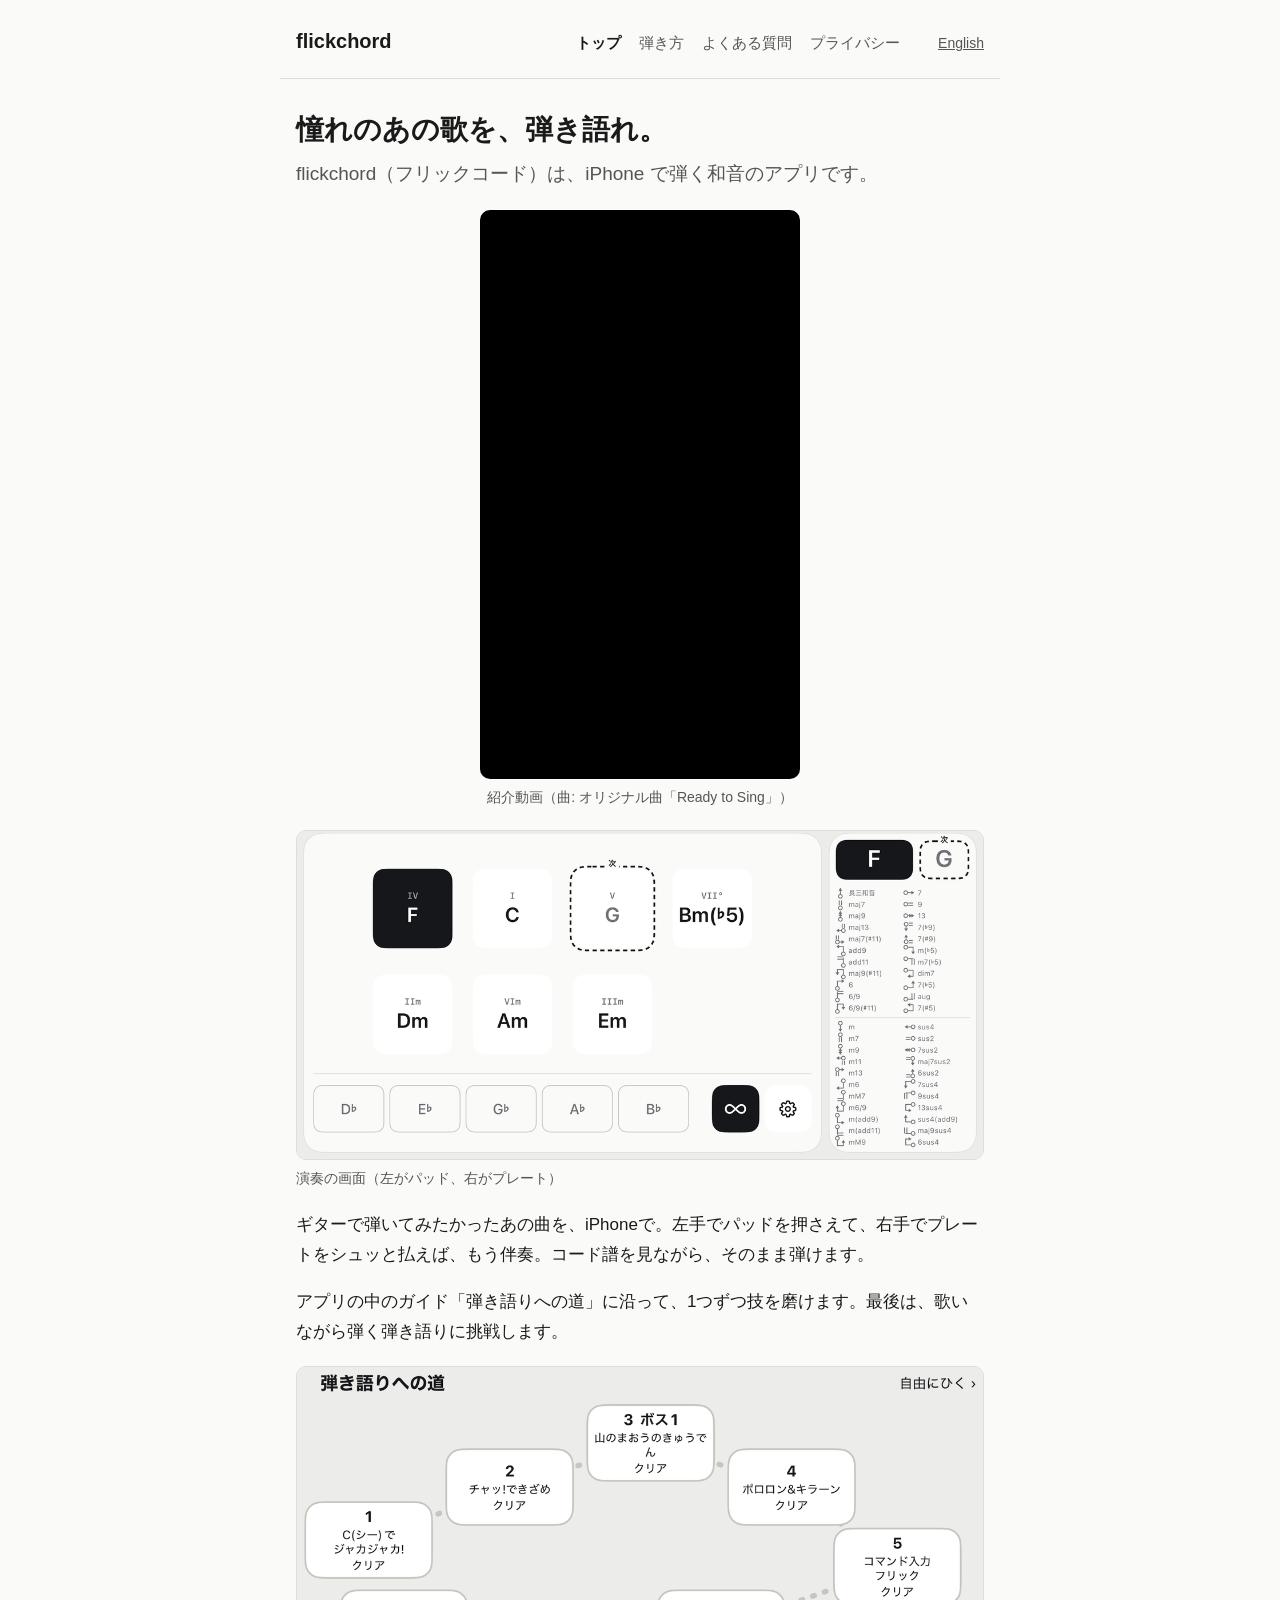
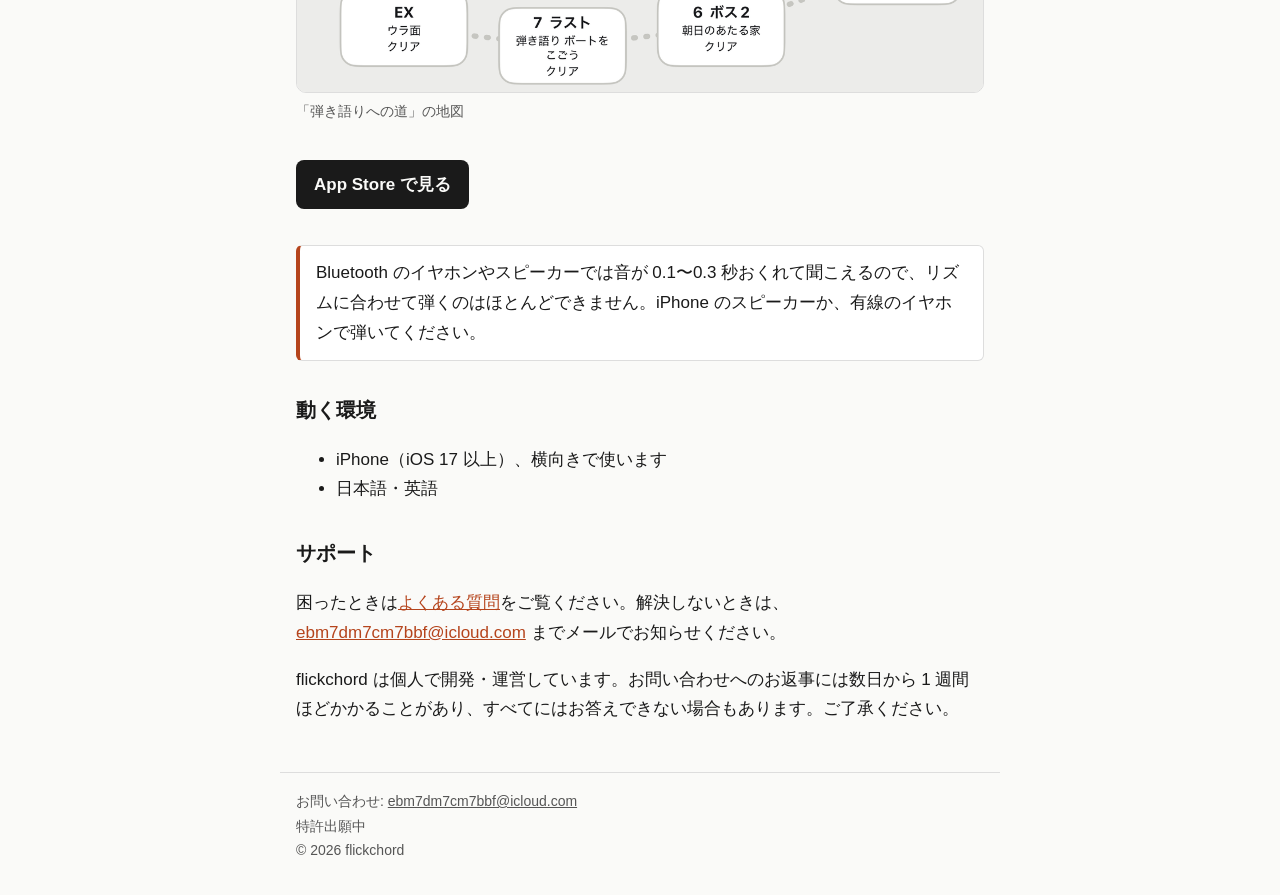
<file: index.html>
<!doctype html>
<html lang="ja">
<head>
<meta charset="utf-8">
<meta name="viewport" content="width=device-width, initial-scale=1">
<meta name="color-scheme" content="light dark">
<title>flickchord（フリックコード）</title>
<link rel="stylesheet" href="style.css">
</head>
<body>
<header><a class="logo" href="index.html">flickchord</a><nav><a href="index.html" aria-current="page">トップ</a><a href="howto.html">弾き方</a><a href="faq.html">よくある質問</a><a href="privacy.html">プライバシー</a></nav><a class="lang" href="en/index.html">English</a></header>
<main>
<h1>憧れのあの歌を、<wbr>弾き語れ。</h1>
<p class="lead">flickchord（フリックコード）は、iPhone で弾く和音のアプリです。</p>
<figure class="video"><iframe src="https://www.youtube-nocookie.com/embed/E8kJivMNfso" title="flickchord の紹介動画" loading="lazy" allow="encrypted-media; picture-in-picture; fullscreen" referrerpolicy="strict-origin-when-cross-origin" allowfullscreen></iframe><figcaption>紹介動画（曲: オリジナル曲「Ready to Sing」）</figcaption></figure>
<figure><a href="img/ja-play.png"><img src="img/ja-play.png" width="1200" height="574" alt="演奏の画面。左にコードのパッドが並び、F のパッドを押さえていて、次の和音 G に「次」の印。右のプレートには今の和音 F と次の G、和音の種類ごとのフリックの一覧。"></a><figcaption>演奏の画面（左がパッド、右がプレート）</figcaption></figure>
<p>ギターで弾いてみたかったあの曲を、iPhoneで。左手でパッドを押さえて、右手でプレートをシュッと払えば、もう伴奏。コード譜を見ながら、そのまま弾けます。</p>
<p>アプリの中のガイド「弾き語りへの道」に沿って、1つずつ技を磨けます。最後は、歌いながら弾く弾き語りに挑戦します。</p>
<figure><a href="img/ja-map.png"><img src="img/ja-map.png" width="1200" height="568" alt="「弾き語りへの道」の地図。「C(シー)でジャカジャカ!」から最後の「弾き語り ボートをこごう」までの 7 つと、おまけの「ウラ面」。"></a><figcaption>「弾き語りへの道」の地図</figcaption></figure>
<p><a class="store" href="https://apps.apple.com/jp/app/id6827339621">App Store で見る</a></p>
<div class="note">Bluetooth のイヤホンやスピーカーでは音が 0.1〜0.3 秒おくれて聞こえるので、リズムに合わせて弾くのはほとんどできません。iPhone のスピーカーか、有線のイヤホンで弾いてください。</div>
<h2>動く環境</h2>
<ul><li>iPhone（iOS 17 以上）、横向きで使います</li><li>日本語・英語</li></ul>
<h2>サポート</h2>
<p>困ったときは<a href="faq.html">よくある質問</a>をご覧ください。解決しないときは、<a href="mailto:ebm7dm7cm7bbf@icloud.com">ebm7dm7cm7bbf@icloud.com</a> までメールでお知らせください。</p>
<p>flickchord は個人で開発・運営しています。お問い合わせへのお返事には数日から 1 週間ほどかかることがあり、すべてにはお答えできない場合もあります。ご了承ください。</p>
</main>
<footer>お問い合わせ: <a href="mailto:ebm7dm7cm7bbf@icloud.com">ebm7dm7cm7bbf@icloud.com</a><br>特許出願中<br>© 2026 flickchord</footer>
</body>
</html>
</file>
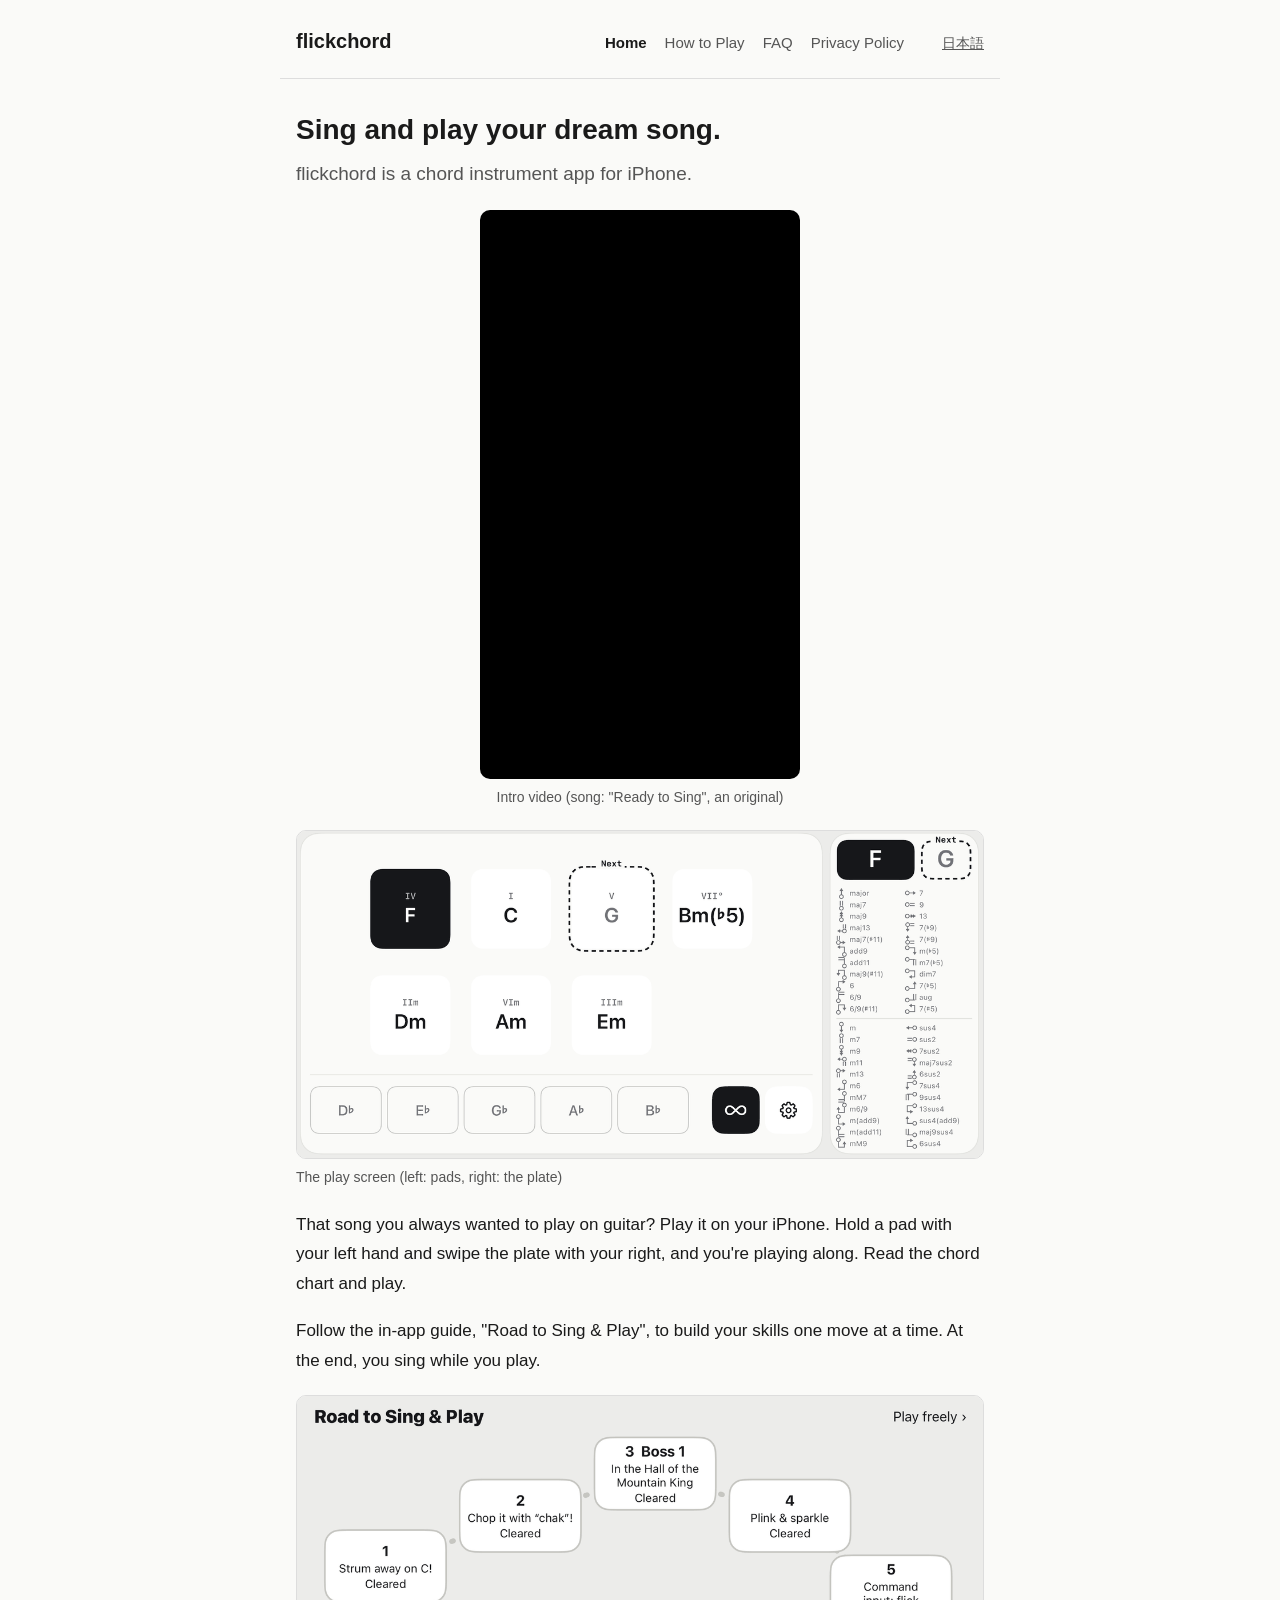
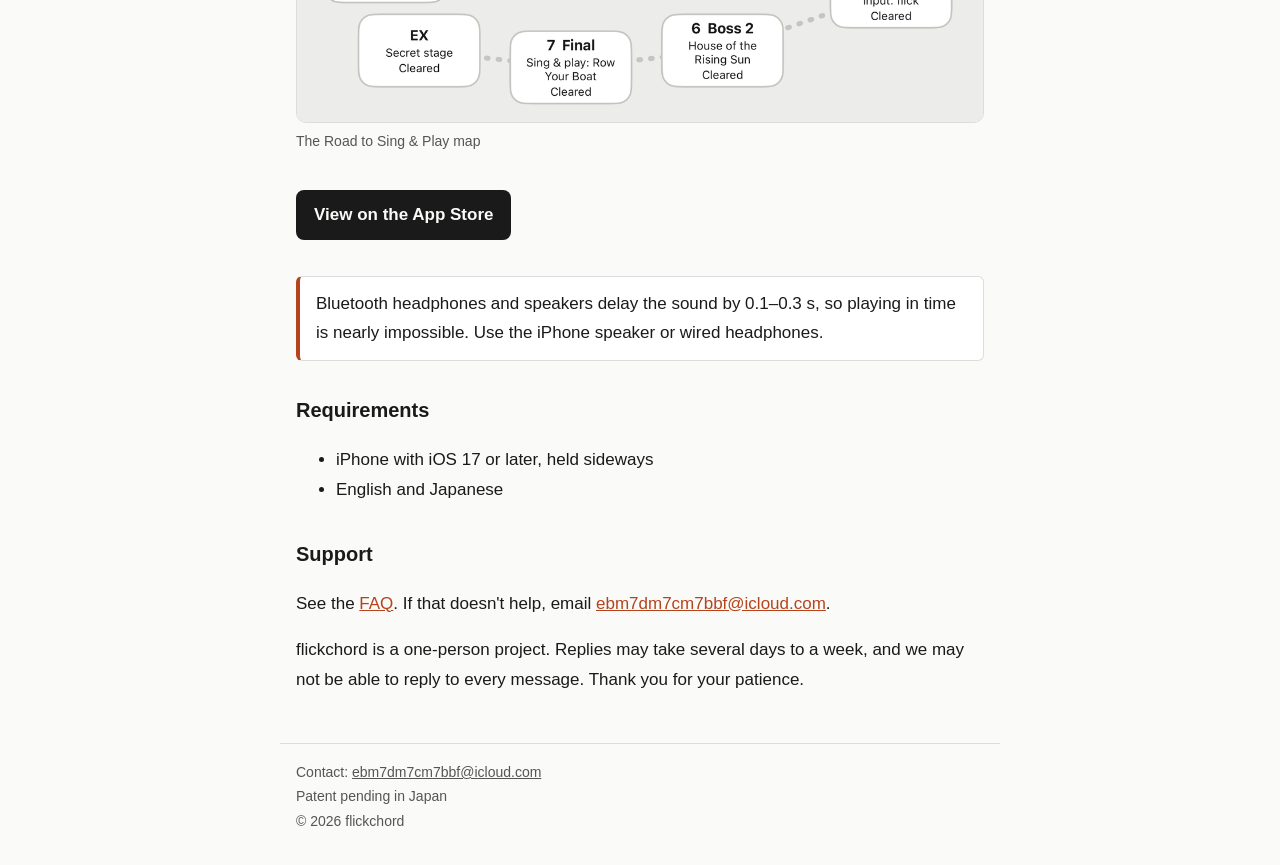
<file: en/index.html>
<!doctype html>
<html lang="en">
<head>
<meta charset="utf-8">
<meta name="viewport" content="width=device-width, initial-scale=1">
<meta name="color-scheme" content="light dark">
<title>flickchord</title>
<link rel="stylesheet" href="../style.css">
</head>
<body>
<header><a class="logo" href="index.html">flickchord</a><nav><a href="index.html" aria-current="page">Home</a><a href="howto.html">How to Play</a><a href="faq.html">FAQ</a><a href="privacy.html">Privacy Policy</a></nav><a class="lang" href="../index.html">日本語</a></header>
<main>
<h1>Sing and play<wbr> your dream song.</h1>
<p class="lead">flickchord is a chord instrument app for iPhone.</p>
<figure class="video"><iframe src="https://www.youtube-nocookie.com/embed/ltxZ9GmTc4o" title="flickchord intro video" loading="lazy" allow="encrypted-media; picture-in-picture; fullscreen" referrerpolicy="strict-origin-when-cross-origin" allowfullscreen></iframe><figcaption>Intro video (song: "Ready to Sing", an original)</figcaption></figure>
<figure><a href="../img/en-play.png"><img src="../img/en-play.png" width="1200" height="573" alt="The play screen: chord pads on the left with the F pad held and the next chord, G, marked &quot;Next&quot;, and the plate on the right showing the current chord, F, the next chord, G, and a chart of flicks for each chord type."></a><figcaption>The play screen (left: pads, right: the plate)</figcaption></figure>
<p>That song you always wanted to play on guitar? Play it on your iPhone. Hold a pad with your left hand and swipe the plate with your right, and you're playing along. Read the chord chart and play.</p>
<p>Follow the in-app guide, "Road to Sing & Play", to build your skills one move at a time. At the end, you sing while you play.</p>
<figure><a href="../img/en-map.png"><img src="../img/en-map.png" width="1200" height="570" alt="The Road to Sing &amp; Play map: seven stages from &quot;Strum away on C!&quot; to the final stage, &quot;Sing &amp; play: Row Your Boat&quot;, plus an extra stage."></a><figcaption>The Road to Sing &amp; Play map</figcaption></figure>
<p><a class="store" href="https://apps.apple.com/us/app/id6827339621">View on the App Store</a></p>
<div class="note">Bluetooth headphones and speakers delay the sound by 0.1–0.3 s, so playing in time is nearly impossible. Use the iPhone speaker or wired headphones.</div>
<h2>Requirements</h2>
<ul><li>iPhone with iOS 17 or later, held sideways</li><li>English and Japanese</li></ul>
<h2>Support</h2>
<p>See the <a href="faq.html">FAQ</a>. If that doesn't help, email <a href="mailto:ebm7dm7cm7bbf@icloud.com">ebm7dm7cm7bbf@icloud.com</a>.</p>
<p>flickchord is a one-person project. Replies may take several days to a week, and we may not be able to reply to every message. Thank you for your patience.</p>
</main>
<footer>Contact: <a href="mailto:ebm7dm7cm7bbf@icloud.com">ebm7dm7cm7bbf@icloud.com</a><br>Patent pending in Japan<br>© 2026 flickchord</footer>
</body>
</html>
</file>
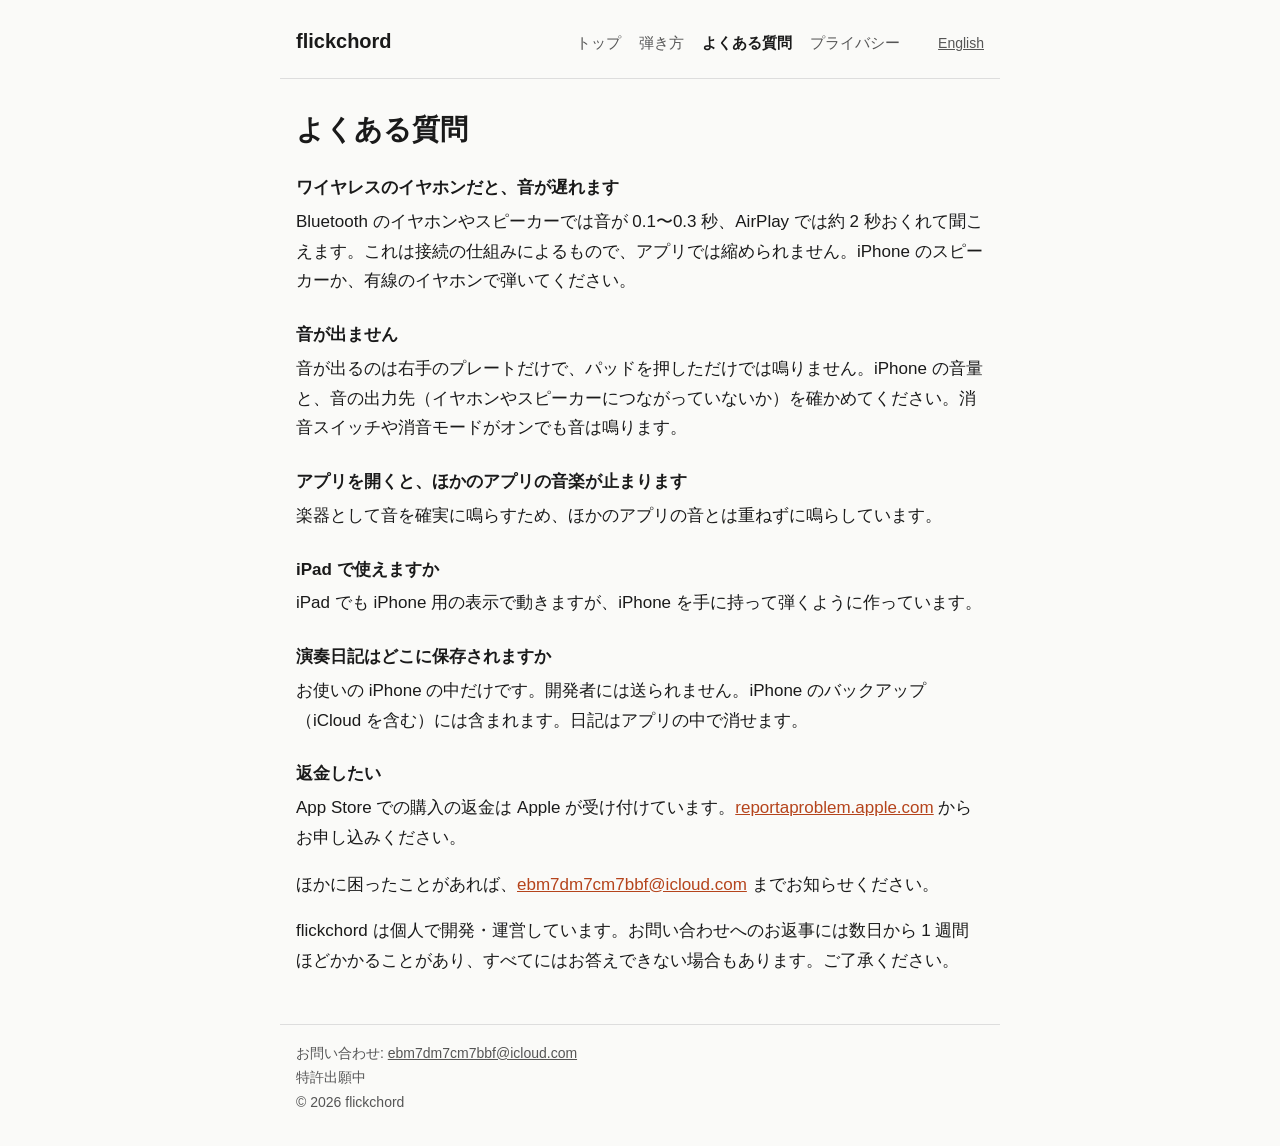
<file: faq.html>
<!doctype html>
<html lang="ja">
<head>
<meta charset="utf-8">
<meta name="viewport" content="width=device-width, initial-scale=1">
<meta name="color-scheme" content="light dark">
<title>よくある質問 - flickchord</title>
<link rel="stylesheet" href="style.css">
</head>
<body>
<header><a class="logo" href="index.html">flickchord</a><nav><a href="index.html">トップ</a><a href="howto.html">弾き方</a><a href="faq.html" aria-current="page">よくある質問</a><a href="privacy.html">プライバシー</a></nav><a class="lang" href="en/faq.html">English</a></header>
<main>
<h1>よくある質問</h1>
<dl>
<dt>ワイヤレスのイヤホンだと、音が遅れます</dt><dd>Bluetooth のイヤホンやスピーカーでは音が 0.1〜0.3 秒、AirPlay では約 2 秒おくれて聞こえます。これは接続の仕組みによるもので、アプリでは縮められません。iPhone のスピーカーか、有線のイヤホンで弾いてください。</dd>
<dt>音が出ません</dt><dd>音が出るのは右手のプレートだけで、パッドを押しただけでは鳴りません。iPhone の音量と、音の出力先（イヤホンやスピーカーにつながっていないか）を確かめてください。消音スイッチや消音モードがオンでも音は鳴ります。</dd>
<dt>アプリを開くと、ほかのアプリの音楽が止まります</dt><dd>楽器として音を確実に鳴らすため、ほかのアプリの音とは重ねずに鳴らしています。</dd>
<dt>iPad で使えますか</dt><dd>iPad でも iPhone 用の表示で動きますが、iPhone を手に持って弾くように作っています。</dd>
<dt>演奏日記はどこに保存されますか</dt><dd>お使いの iPhone の中だけです。開発者には送られません。iPhone のバックアップ（iCloud を含む）には含まれます。日記はアプリの中で消せます。</dd>
<dt>返金したい</dt><dd>App Store での購入の返金は Apple が受け付けています。<a href="https://reportaproblem.apple.com/">reportaproblem.apple.com</a> からお申し込みください。</dd>
</dl>
<p>ほかに困ったことがあれば、<a href="mailto:ebm7dm7cm7bbf@icloud.com">ebm7dm7cm7bbf@icloud.com</a> までお知らせください。</p>
<p>flickchord は個人で開発・運営しています。お問い合わせへのお返事には数日から 1 週間ほどかかることがあり、すべてにはお答えできない場合もあります。ご了承ください。</p>
</main>
<footer>お問い合わせ: <a href="mailto:ebm7dm7cm7bbf@icloud.com">ebm7dm7cm7bbf@icloud.com</a><br>特許出願中<br>© 2026 flickchord</footer>
</body>
</html>
</file>
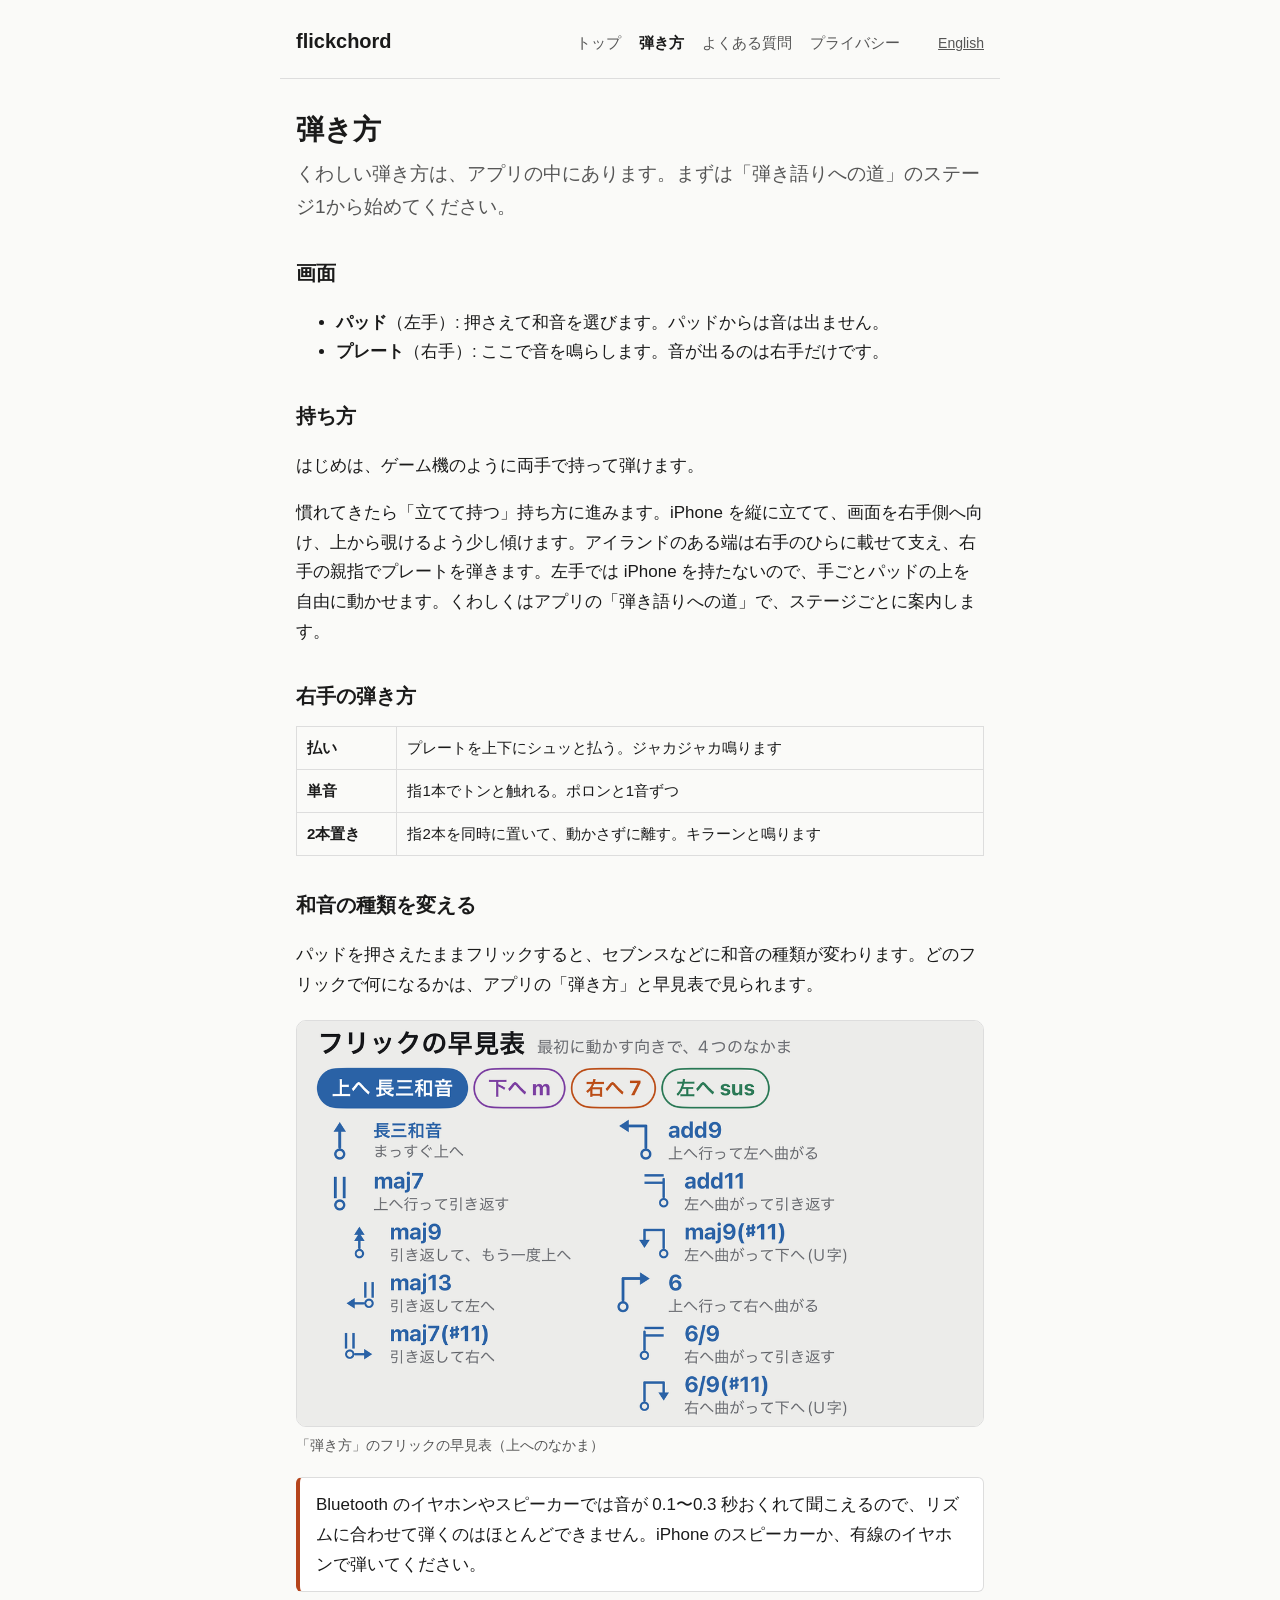
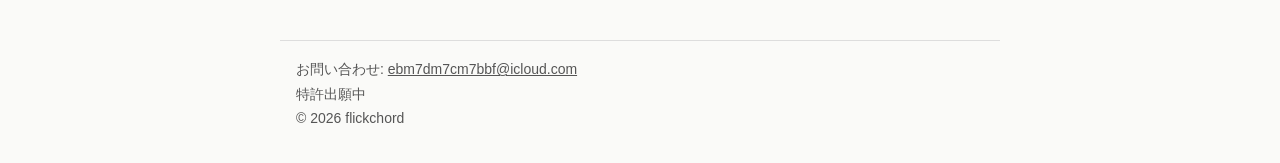
<file: howto.html>
<!doctype html>
<html lang="ja">
<head>
<meta charset="utf-8">
<meta name="viewport" content="width=device-width, initial-scale=1">
<meta name="color-scheme" content="light dark">
<title>弾き方 - flickchord</title>
<link rel="stylesheet" href="style.css">
</head>
<body>
<header><a class="logo" href="index.html">flickchord</a><nav><a href="index.html">トップ</a><a href="howto.html" aria-current="page">弾き方</a><a href="faq.html">よくある質問</a><a href="privacy.html">プライバシー</a></nav><a class="lang" href="en/howto.html">English</a></header>
<main>
<h1>弾き方</h1>
<p class="lead">くわしい弾き方は、アプリの中にあります。まずは「弾き語りへの道」のステージ1から始めてください。</p>
<h2>画面</h2>
<ul><li><b>パッド</b>（左手）: 押さえて和音を選びます。パッドからは音は出ません。</li><li><b>プレート</b>（右手）: ここで音を鳴らします。音が出るのは右手だけです。</li></ul>
<h2>持ち方</h2>
<p>はじめは、ゲーム機のように両手で持って弾けます。</p>
<p>慣れてきたら「立てて持つ」持ち方に進みます。iPhone を縦に立てて、画面を右手側へ向け、上から覗けるよう少し傾けます。アイランドのある端は右手のひらに載せて支え、右手の親指でプレートを弾きます。左手では iPhone を持たないので、手ごとパッドの上を自由に動かせます。くわしくはアプリの「弾き語りへの道」で、ステージごとに案内します。</p>
<h2>右手の弾き方</h2>
<table><tr><th>払い</th><td>プレートを上下にシュッと払う。ジャカジャカ鳴ります</td></tr><tr><th>単音</th><td>指1本でトンと触れる。ポロンと1音ずつ</td></tr><tr><th>2本置き</th><td>指2本を同時に置いて、動かさずに離す。キラーンと鳴ります</td></tr></table>
<h2>和音の種類を変える</h2>
<p>パッドを押さえたままフリックすると、セブンスなどに和音の種類が変わります。どのフリックで何になるかは、アプリの「弾き方」と早見表で見られます。</p>
<figure><a href="img/ja-flick-map.png"><img src="img/ja-flick-map.png" loading="lazy" width="1200" height="708" alt="アプリの「フリックの早見表」。上へ動かす長三和音のなかま: まっすぐ上へで長三和音、上へ行って引き返すで maj7 など 11 通り。"></a><figcaption>「弾き方」のフリックの早見表（上へのなかま）</figcaption></figure>
<div class="note">Bluetooth のイヤホンやスピーカーでは音が 0.1〜0.3 秒おくれて聞こえるので、リズムに合わせて弾くのはほとんどできません。iPhone のスピーカーか、有線のイヤホンで弾いてください。</div>
</main>
<footer>お問い合わせ: <a href="mailto:ebm7dm7cm7bbf@icloud.com">ebm7dm7cm7bbf@icloud.com</a><br>特許出願中<br>© 2026 flickchord</footer>
</body>
</html>
</file>
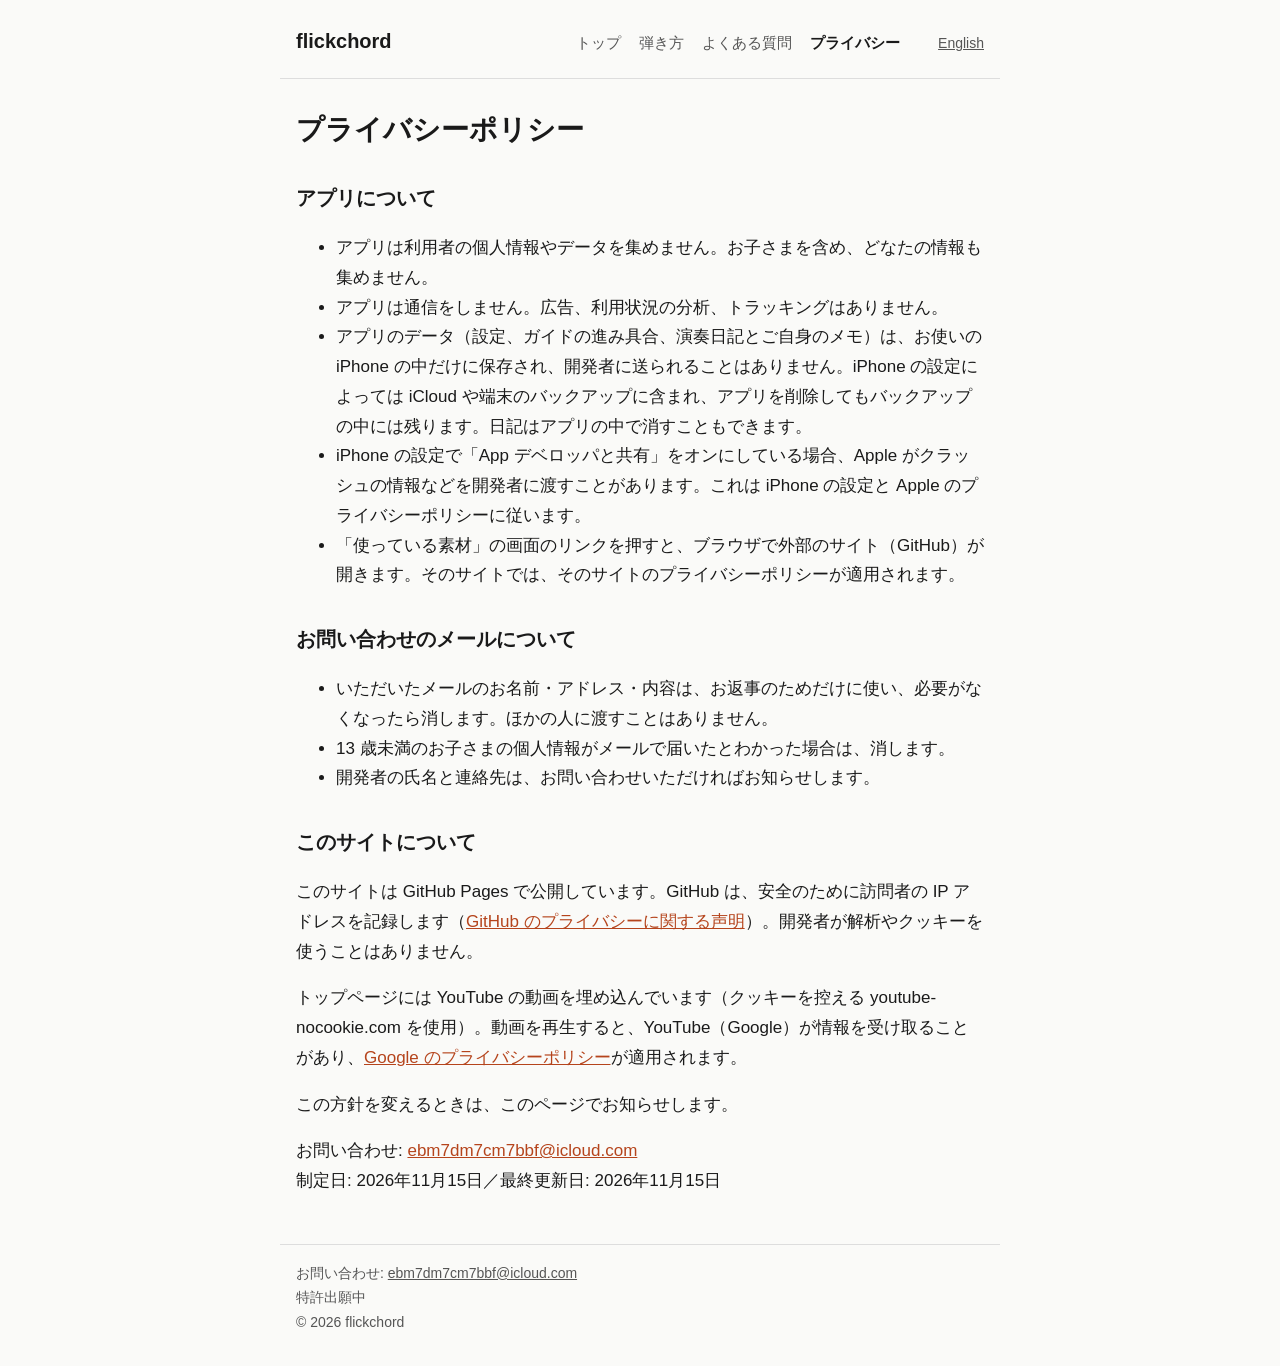
<file: privacy.html>
<!doctype html>
<html lang="ja">
<head>
<meta charset="utf-8">
<meta name="viewport" content="width=device-width, initial-scale=1">
<meta name="color-scheme" content="light dark">
<title>プライバシーポリシー - flickchord</title>
<link rel="stylesheet" href="style.css">
</head>
<body>
<header><a class="logo" href="index.html">flickchord</a><nav><a href="index.html">トップ</a><a href="howto.html">弾き方</a><a href="faq.html">よくある質問</a><a href="privacy.html" aria-current="page">プライバシー</a></nav><a class="lang" href="en/privacy.html">English</a></header>
<main>
<h1>プライバシーポリシー</h1>
<h2>アプリについて</h2>
<ul>
<li>アプリは利用者の個人情報やデータを集めません。お子さまを含め、どなたの情報も集めません。</li>
<li>アプリは通信をしません。広告、利用状況の分析、トラッキングはありません。</li>
<li>アプリのデータ（設定、ガイドの進み具合、演奏日記とご自身のメモ）は、お使いの iPhone の中だけに保存され、開発者に送られることはありません。iPhone の設定によっては iCloud や端末のバックアップに含まれ、アプリを削除してもバックアップの中には残ります。日記はアプリの中で消すこともできます。</li>
<li>iPhone の設定で「App デベロッパと共有」をオンにしている場合、Apple がクラッシュの情報などを開発者に渡すことがあります。これは iPhone の設定と Apple のプライバシーポリシーに従います。</li>
<li>「使っている素材」の画面のリンクを押すと、ブラウザで外部のサイト（GitHub）が開きます。そのサイトでは、そのサイトのプライバシーポリシーが適用されます。</li>
</ul>
<h2>お問い合わせのメールについて</h2>
<ul>
<li>いただいたメールのお名前・アドレス・内容は、お返事のためだけに使い、必要がなくなったら消します。ほかの人に渡すことはありません。</li>
<li>13 歳未満のお子さまの個人情報がメールで届いたとわかった場合は、消します。</li>
<li>開発者の氏名と連絡先は、お問い合わせいただければお知らせします。</li>
</ul>
<h2>このサイトについて</h2>
<p>このサイトは GitHub Pages で公開しています。GitHub は、安全のために訪問者の IP アドレスを記録します（<a href="https://docs.github.com/ja/site-policy/privacy-policies/github-general-privacy-statement">GitHub のプライバシーに関する声明</a>）。開発者が解析やクッキーを使うことはありません。</p>
<p>トップページには YouTube の動画を埋め込んでいます（クッキーを控える youtube-nocookie.com を使用）。動画を再生すると、YouTube（Google）が情報を受け取ることがあり、<a href="https://policies.google.com/privacy?hl=ja">Google のプライバシーポリシー</a>が適用されます。</p>
<p>この方針を変えるときは、このページでお知らせします。</p>
<p>お問い合わせ: <a href="mailto:ebm7dm7cm7bbf@icloud.com">ebm7dm7cm7bbf@icloud.com</a><br>制定日: 2026年11月15日／最終更新日: 2026年11月15日</p>
</main>
<footer>お問い合わせ: <a href="mailto:ebm7dm7cm7bbf@icloud.com">ebm7dm7cm7bbf@icloud.com</a><br>特許出願中<br>© 2026 flickchord</footer>
</body>
</html>
</file>
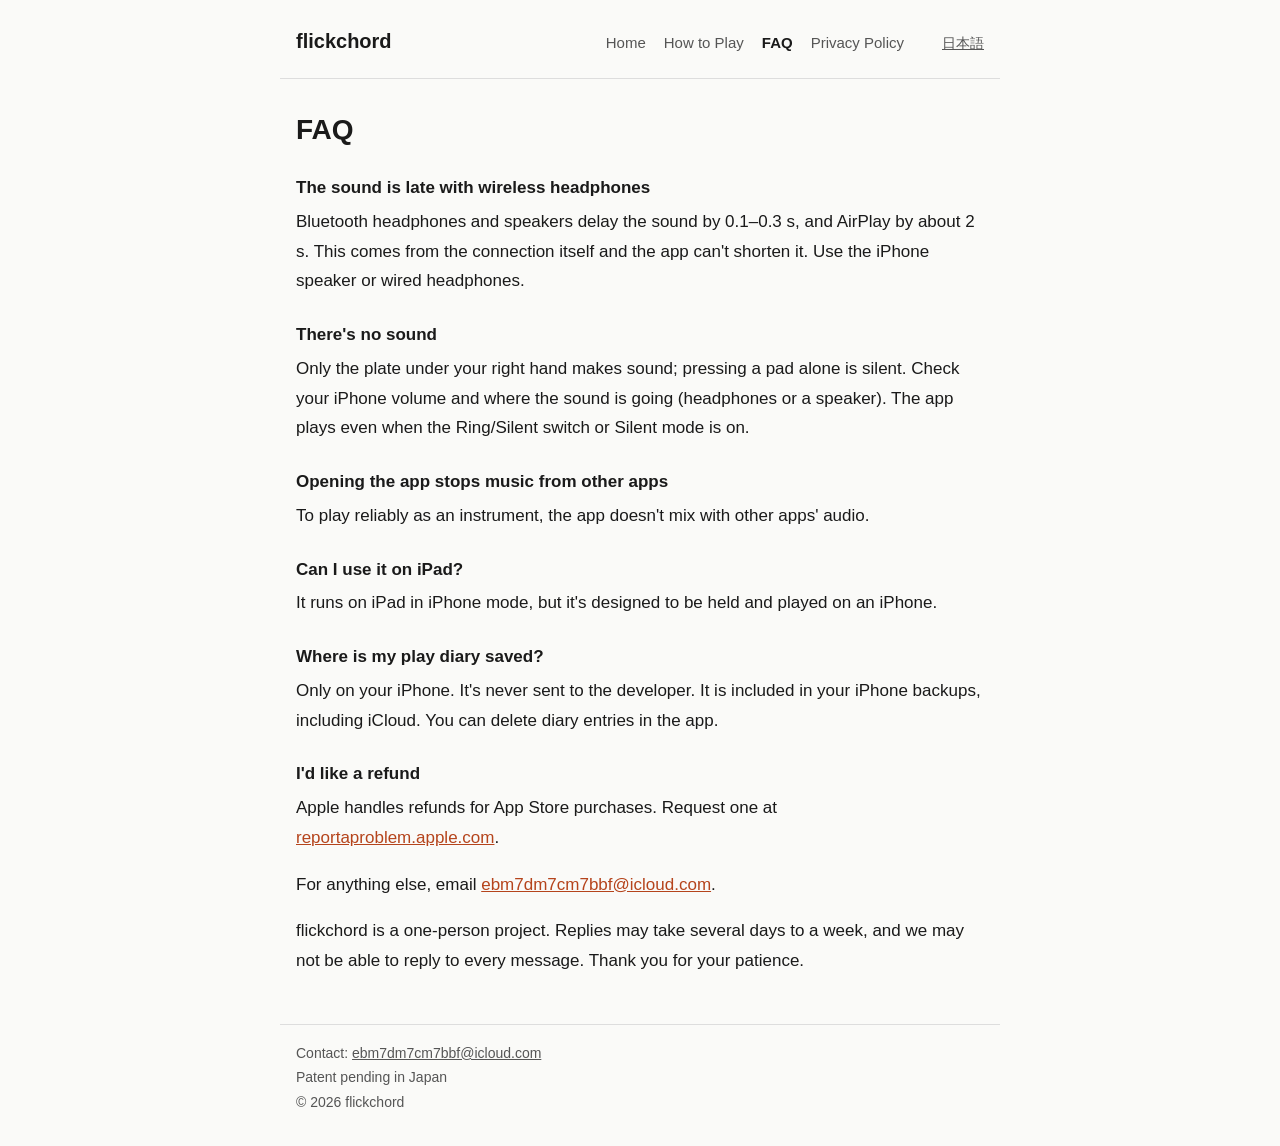
<file: en/faq.html>
<!doctype html>
<html lang="en">
<head>
<meta charset="utf-8">
<meta name="viewport" content="width=device-width, initial-scale=1">
<meta name="color-scheme" content="light dark">
<title>FAQ - flickchord</title>
<link rel="stylesheet" href="../style.css">
</head>
<body>
<header><a class="logo" href="index.html">flickchord</a><nav><a href="index.html">Home</a><a href="howto.html">How to Play</a><a href="faq.html" aria-current="page">FAQ</a><a href="privacy.html">Privacy Policy</a></nav><a class="lang" href="../faq.html">日本語</a></header>
<main>
<h1>FAQ</h1>
<dl>
<dt>The sound is late with wireless headphones</dt><dd>Bluetooth headphones and speakers delay the sound by 0.1–0.3 s, and AirPlay by about 2 s. This comes from the connection itself and the app can't shorten it. Use the iPhone speaker or wired headphones.</dd>
<dt>There's no sound</dt><dd>Only the plate under your right hand makes sound; pressing a pad alone is silent. Check your iPhone volume and where the sound is going (headphones or a speaker). The app plays even when the Ring/Silent switch or Silent mode is on.</dd>
<dt>Opening the app stops music from other apps</dt><dd>To play reliably as an instrument, the app doesn't mix with other apps' audio.</dd>
<dt>Can I use it on iPad?</dt><dd>It runs on iPad in iPhone mode, but it's designed to be held and played on an iPhone.</dd>
<dt>Where is my play diary saved?</dt><dd>Only on your iPhone. It's never sent to the developer. It is included in your iPhone backups, including iCloud. You can delete diary entries in the app.</dd>
<dt>I'd like a refund</dt><dd>Apple handles refunds for App Store purchases. Request one at <a href="https://reportaproblem.apple.com/">reportaproblem.apple.com</a>.</dd>
</dl>
<p>For anything else, email <a href="mailto:ebm7dm7cm7bbf@icloud.com">ebm7dm7cm7bbf@icloud.com</a>.</p>
<p>flickchord is a one-person project. Replies may take several days to a week, and we may not be able to reply to every message. Thank you for your patience.</p>
</main>
<footer>Contact: <a href="mailto:ebm7dm7cm7bbf@icloud.com">ebm7dm7cm7bbf@icloud.com</a><br>Patent pending in Japan<br>© 2026 flickchord</footer>
</body>
</html>
</file>
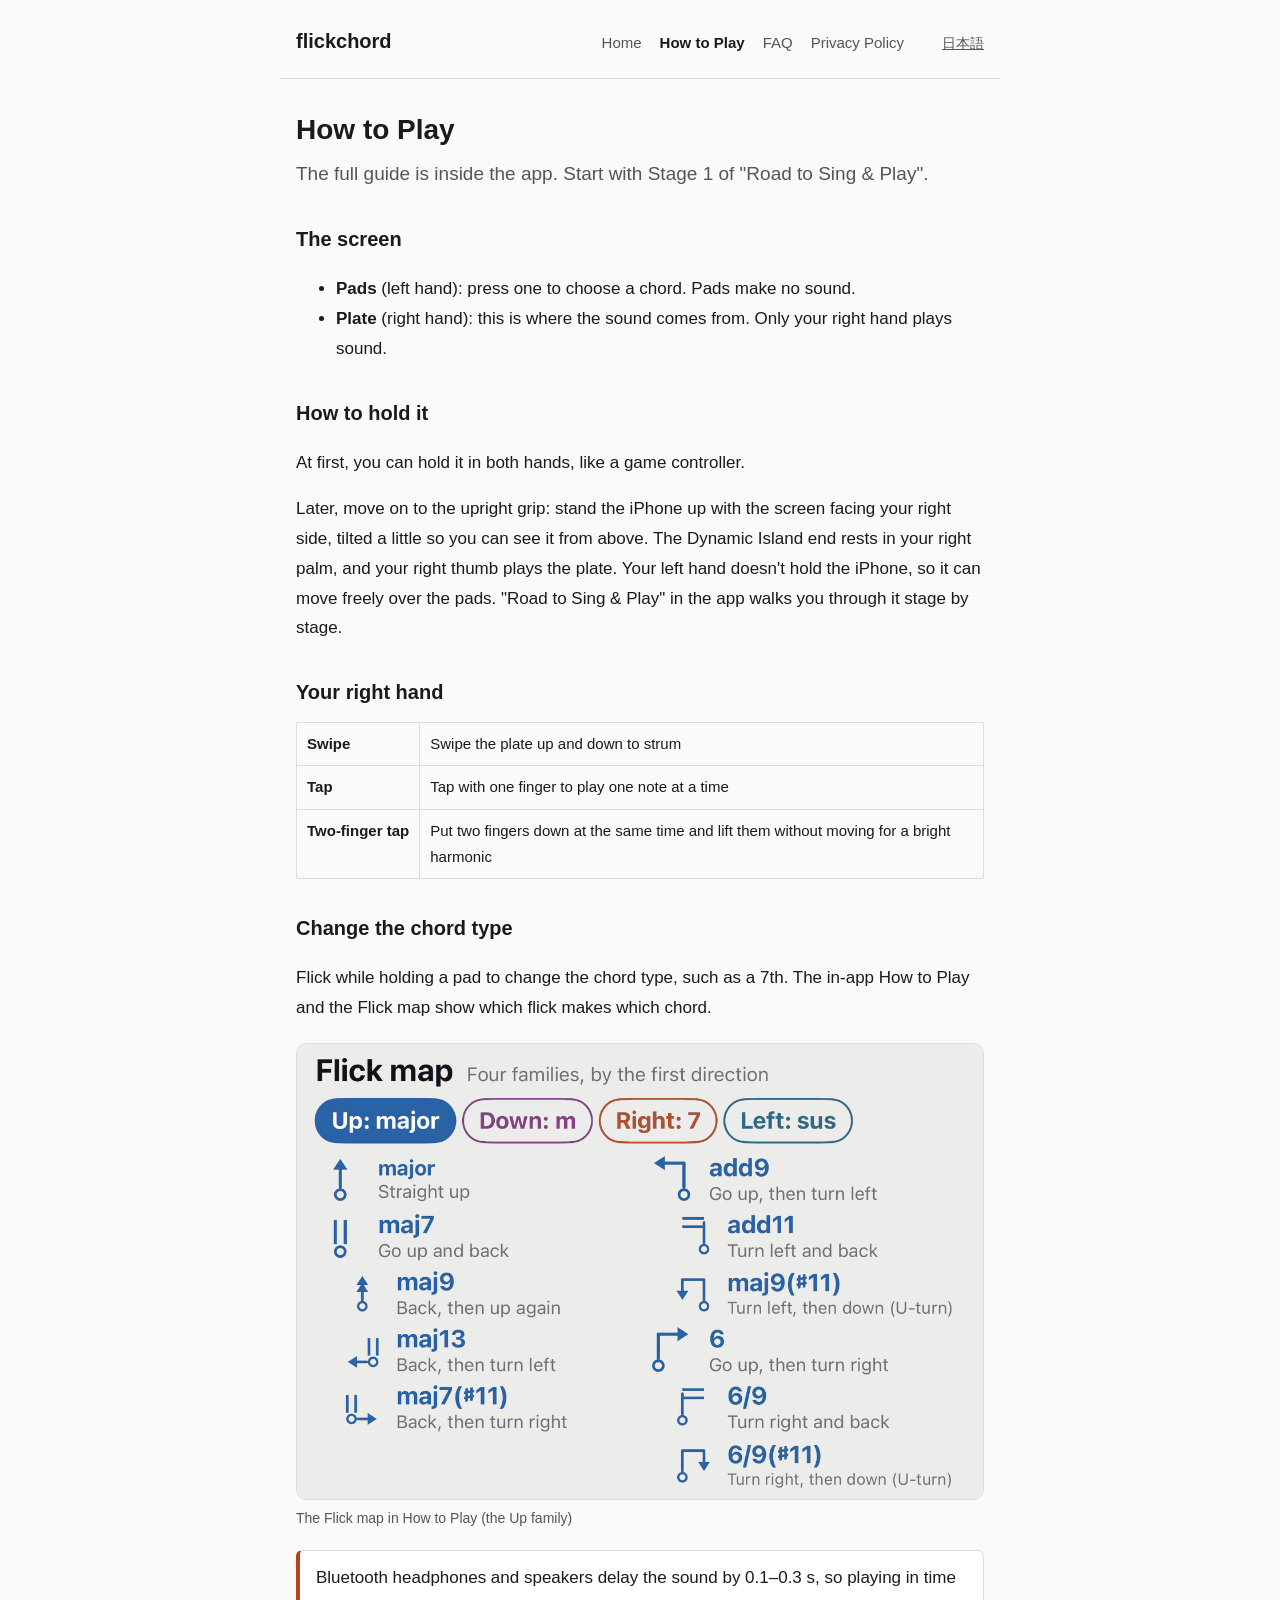
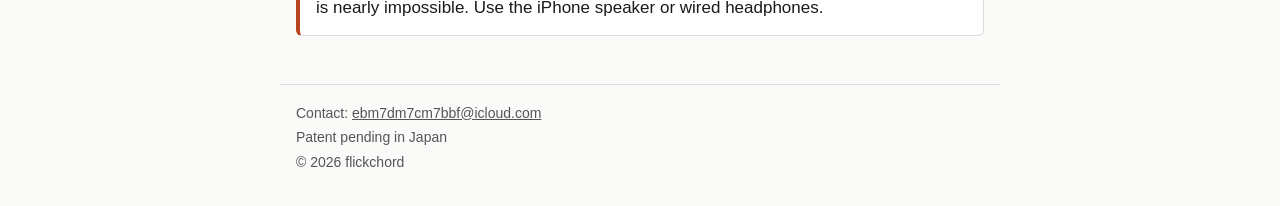
<file: en/howto.html>
<!doctype html>
<html lang="en">
<head>
<meta charset="utf-8">
<meta name="viewport" content="width=device-width, initial-scale=1">
<meta name="color-scheme" content="light dark">
<title>How to Play - flickchord</title>
<link rel="stylesheet" href="../style.css">
</head>
<body>
<header><a class="logo" href="index.html">flickchord</a><nav><a href="index.html">Home</a><a href="howto.html" aria-current="page">How to Play</a><a href="faq.html">FAQ</a><a href="privacy.html">Privacy Policy</a></nav><a class="lang" href="../howto.html">日本語</a></header>
<main>
<h1>How to Play</h1>
<p class="lead">The full guide is inside the app. Start with Stage 1 of "Road to Sing & Play".</p>
<h2>The screen</h2>
<ul><li><b>Pads</b> (left hand): press one to choose a chord. Pads make no sound.</li><li><b>Plate</b> (right hand): this is where the sound comes from. Only your right hand plays sound.</li></ul>
<h2>How to hold it</h2>
<p>At first, you can hold it in both hands, like a game controller.</p>
<p>Later, move on to the upright grip: stand the iPhone up with the screen facing your right side, tilted a little so you can see it from above. The Dynamic Island end rests in your right palm, and your right thumb plays the plate. Your left hand doesn't hold the iPhone, so it can move freely over the pads. "Road to Sing & Play" in the app walks you through it stage by stage.</p>
<h2>Your right hand</h2>
<table><tr><th>Swipe</th><td>Swipe the plate up and down to strum</td></tr><tr><th>Tap</th><td>Tap with one finger to play one note at a time</td></tr><tr><th>Two-finger tap</th><td>Put two fingers down at the same time and lift them without moving for a bright harmonic</td></tr></table>
<h2>Change the chord type</h2>
<p>Flick while holding a pad to change the chord type, such as a 7th. The in-app How to Play and the Flick map show which flick makes which chord.</p>
<figure><a href="../img/en-flick-map.png"><img src="../img/en-flick-map.png" loading="lazy" width="1200" height="796" alt="The Flick map in the app, showing the Up family: straight up for major, up and back for maj7, and nine more paths."></a><figcaption>The Flick map in How to Play (the Up family)</figcaption></figure>
<div class="note">Bluetooth headphones and speakers delay the sound by 0.1–0.3 s, so playing in time is nearly impossible. Use the iPhone speaker or wired headphones.</div>
</main>
<footer>Contact: <a href="mailto:ebm7dm7cm7bbf@icloud.com">ebm7dm7cm7bbf@icloud.com</a><br>Patent pending in Japan<br>© 2026 flickchord</footer>
</body>
</html>
</file>
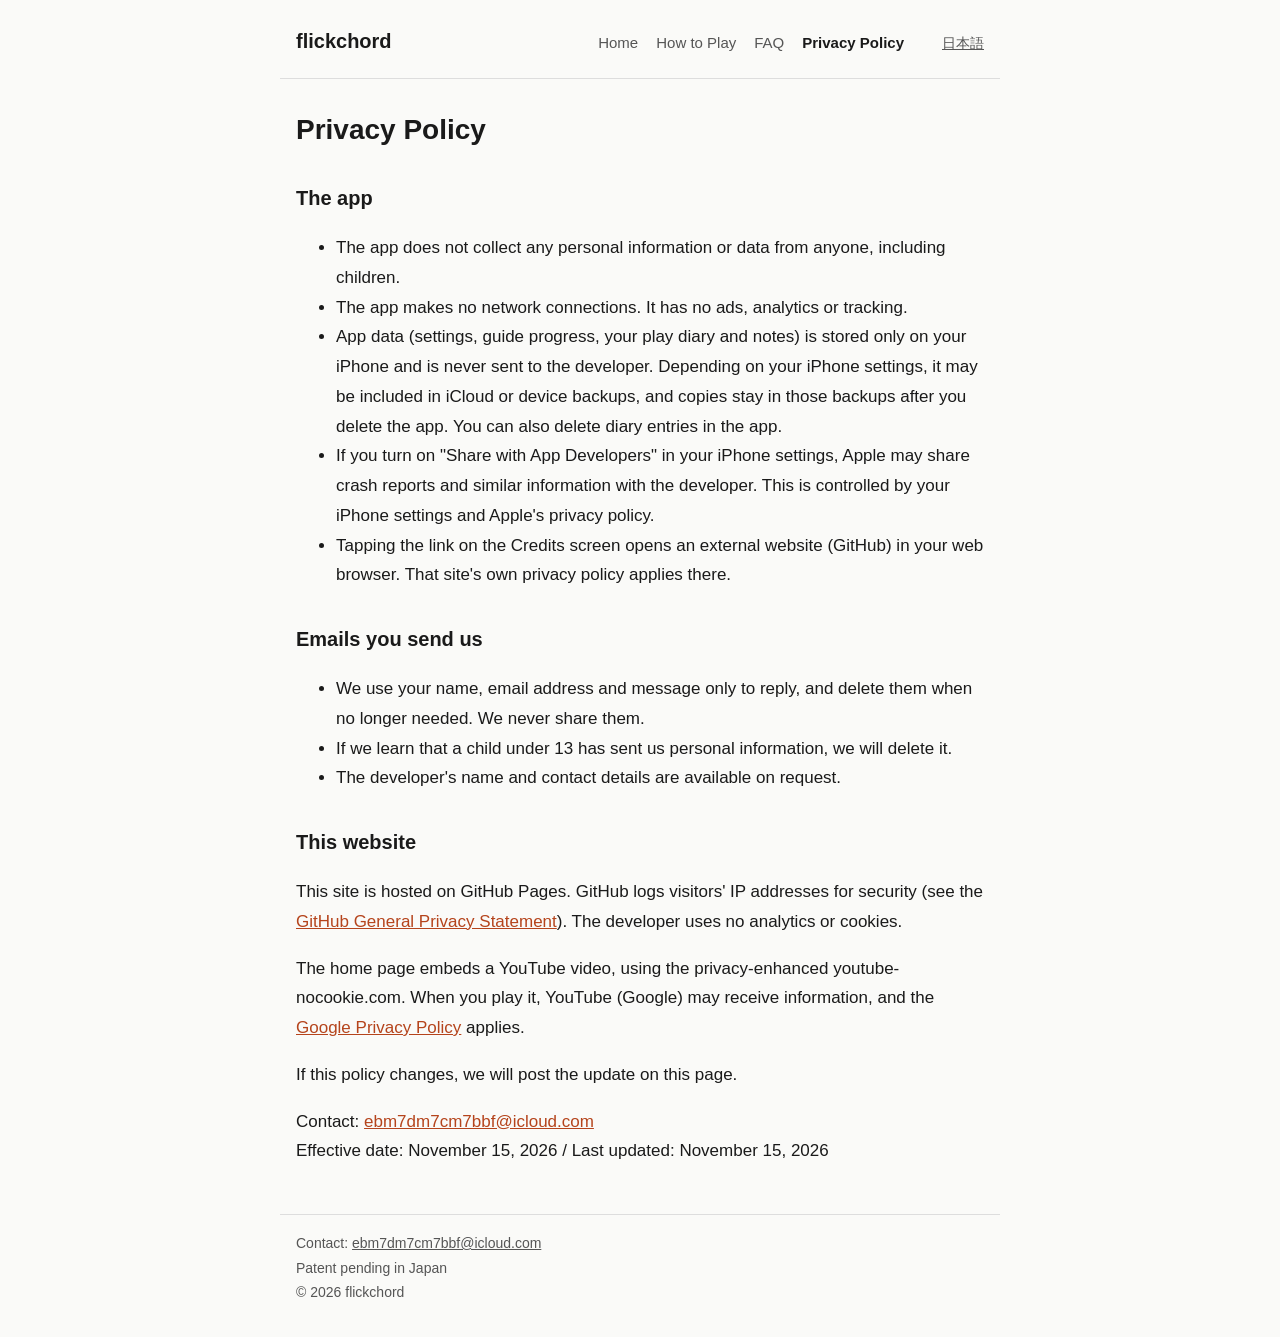
<file: en/privacy.html>
<!doctype html>
<html lang="en">
<head>
<meta charset="utf-8">
<meta name="viewport" content="width=device-width, initial-scale=1">
<meta name="color-scheme" content="light dark">
<title>Privacy Policy - flickchord</title>
<link rel="stylesheet" href="../style.css">
</head>
<body>
<header><a class="logo" href="index.html">flickchord</a><nav><a href="index.html">Home</a><a href="howto.html">How to Play</a><a href="faq.html">FAQ</a><a href="privacy.html" aria-current="page">Privacy Policy</a></nav><a class="lang" href="../privacy.html">日本語</a></header>
<main>
<h1>Privacy Policy</h1>
<h2>The app</h2>
<ul>
<li>The app does not collect any personal information or data from anyone, including children.</li>
<li>The app makes no network connections. It has no ads, analytics or tracking.</li>
<li>App data (settings, guide progress, your play diary and notes) is stored only on your iPhone and is never sent to the developer. Depending on your iPhone settings, it may be included in iCloud or device backups, and copies stay in those backups after you delete the app. You can also delete diary entries in the app.</li>
<li>If you turn on "Share with App Developers" in your iPhone settings, Apple may share crash reports and similar information with the developer. This is controlled by your iPhone settings and Apple's privacy policy.</li>
<li>Tapping the link on the Credits screen opens an external website (GitHub) in your web browser. That site's own privacy policy applies there.</li>
</ul>
<h2>Emails you send us</h2>
<ul>
<li>We use your name, email address and message only to reply, and delete them when no longer needed. We never share them.</li>
<li>If we learn that a child under 13 has sent us personal information, we will delete it.</li>
<li>The developer's name and contact details are available on request.</li>
</ul>
<h2>This website</h2>
<p>This site is hosted on GitHub Pages. GitHub logs visitors' IP addresses for security (see the <a href="https://docs.github.com/en/site-policy/privacy-policies/github-general-privacy-statement">GitHub General Privacy Statement</a>). The developer uses no analytics or cookies.</p>
<p>The home page embeds a YouTube video, using the privacy-enhanced youtube-nocookie.com. When you play it, YouTube (Google) may receive information, and the <a href="https://policies.google.com/privacy">Google Privacy Policy</a> applies.</p>
<p>If this policy changes, we will post the update on this page.</p>
<p>Contact: <a href="mailto:ebm7dm7cm7bbf@icloud.com">ebm7dm7cm7bbf@icloud.com</a><br>Effective date: November 15, 2026 / Last updated: November 15, 2026</p>
</main>
<footer>Contact: <a href="mailto:ebm7dm7cm7bbf@icloud.com">ebm7dm7cm7bbf@icloud.com</a><br>Patent pending in Japan<br>© 2026 flickchord</footer>
</body>
</html>
</file>
<file: style.css>
:root{--bg:#fafaf8;--fg:#1a1a1a;--sub:#555;--line:#ddd;--accent:#b5441c;--card:#fff}
@media (prefers-color-scheme:dark){:root{--bg:#141517;--fg:#eee;--sub:#aaa;--line:#333;--accent:#f08a5d;--card:#1d1f22}}
*{box-sizing:border-box}
body{margin:0;background:var(--bg);color:var(--fg);font-family:-apple-system,BlinkMacSystemFont,"Hiragino Sans","Hiragino Kaku Gothic ProN","Noto Sans JP","Segoe UI",sans-serif;line-height:1.75;font-size:17px}
header,main,footer{max-width:720px;margin:0 auto;padding:0 16px}
header{display:flex;flex-wrap:wrap;align-items:baseline;gap:8px 20px;padding-top:20px;padding-bottom:12px;border-bottom:1px solid var(--line)}
header .logo{font-weight:700;font-size:20px;color:var(--fg);text-decoration:none;margin-right:auto}
nav{order:3;width:100%}
nav a{white-space:nowrap;color:var(--sub);text-decoration:none;display:inline-block;padding:10px 12px 10px 0;margin-right:6px;font-size:15px}
nav a[aria-current]{color:var(--fg);font-weight:600}
.lang{font-size:14px;color:var(--sub)}
h1{word-break:keep-all;overflow-wrap:anywhere;font-size:28px;line-height:1.35;margin:32px 0 8px}
h2{font-size:20px;margin:32px 0 8px}
p,li{color:var(--fg)}
.lead{font-size:19px;color:var(--sub);margin-top:0}
.note{background:var(--card);border:1px solid var(--line);border-left:4px solid var(--accent);padding:12px 16px;border-radius:6px;margin:20px 0}
a{color:var(--accent)}
dl dt{font-weight:700;margin-top:24px}
dl dd{margin:4px 0 0}
table{border-collapse:collapse;width:100%;margin:12px 0}
th,td{border:1px solid var(--line);padding:8px 10px;text-align:left;vertical-align:top;font-size:15px}
.store{display:inline-block;margin:16px 0;padding:10px 18px;border-radius:8px;background:var(--fg);color:var(--bg);text-decoration:none;font-weight:600}
footer{margin-top:48px;padding-top:16px;padding-bottom:32px;border-top:1px solid var(--line);font-size:14px;color:var(--sub)}
footer a{color:var(--sub)}
th{white-space:nowrap}
@media (min-width:700px){nav{order:0;width:auto}}
figure{margin:20px 0}
figure img{display:block;width:100%;height:auto;border:1px solid var(--line);border-radius:10px}
figcaption{font-size:14px;color:var(--sub);margin-top:6px}
.video{max-width:320px;margin:20px auto}
.video iframe{display:block;width:100%;aspect-ratio:9/16;height:auto;border:0;border-radius:10px;background:#000}
.video figcaption{text-align:center}
</file>
